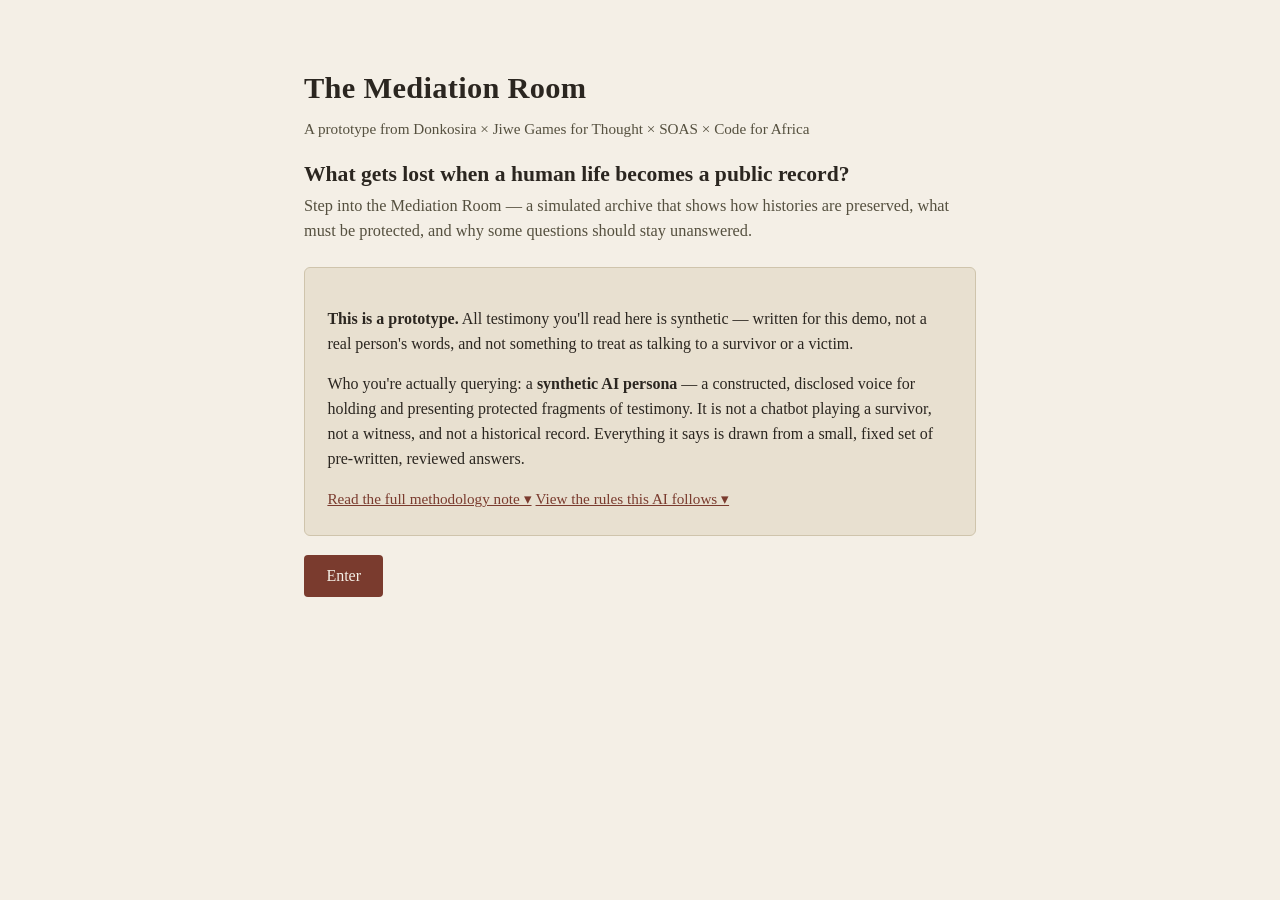
<file: live/index.html>
<!DOCTYPE html>
<html lang="en">
<head>
<meta charset="UTF-8" />
<meta name="viewport" content="width=device-width, initial-scale=1.0" />
<title>The Mediation Room — Prototype</title>
<link rel="stylesheet" href="styles.css" />
</head>
<body>

<noscript>
  <div style="max-width:640px;margin:3rem auto;padding:1.4rem;border:1px solid #cfc4ac;border-radius:6px;font-family:sans-serif;">
    <strong>This prototype needs JavaScript.</strong> The chat, starter questions, refusal rules, and reflection flow all depend on it — with JavaScript disabled, this page can't run. Please enable JavaScript and reload.
  </div>
</noscript>

<!-- ===================== SCREEN 0 — Disclaimer / Entry ===================== -->
<section id="screen-0" class="screen active" tabindex="-1">
  <div class="wrap">
    <h1>The Mediation Room</h1>
    <p class="subtitle">A prototype from Donkosira × Jiwe Games for Thought × SOAS × Code for Africa</p>

    <p class="hook-line">What gets lost when a human life becomes a public record?</p>
    <p class="hook-subline">Step into the Mediation Room — a simulated archive that shows how histories are preserved, what must be protected, and why some questions should stay unanswered.</p>

    <div class="disclaimer-box">
      <p><strong>This is a prototype.</strong> All testimony you'll read here is synthetic — written for this demo, not a real person's words, and not something to treat as talking to a survivor or a victim.</p>
      <p>Who you're actually querying: a <strong>synthetic AI persona</strong> — a constructed, disclosed voice for holding and presenting protected fragments of testimony. It is not a chatbot playing a survivor, not a witness, and not a historical record. Everything it says is drawn from a small, fixed set of pre-written, reviewed answers.</p>
      <button class="btn-link" id="methodology-toggle-0" aria-expanded="false">Read the full methodology note ▾</button>
      <!-- Populated by app.js from the single METHODOLOGY_TEXT constant — see
           the comment above that constant for why this used to be a separate,
           hand-maintained (and drifted) copy. -->
      <div class="methodology-note-inline" id="methodology-note-0"></div>
      <button class="btn-link open-rules" type="button">View the rules this AI follows ▾</button>
    </div>

    <button class="btn-primary" id="enter-btn">Enter</button>
  </div>
</section>

<!-- ===================== SCREEN 1 — Public Archive Summary ===================== -->
<section id="screen-1" class="screen" tabindex="-1">
  <div class="layer-bar">
    <button type="button" class="back-btn" data-back="0">← Back</button>
    <div class="layer-indicator" aria-label="Layers of mediation between you and the original lived experience — click any layer">
      <button type="button" class="layer" data-layer="lived" title="This layer can't be shown directly — click to learn why">Lived Experience</button>
      <span class="arrow">→</span>
      <button type="button" class="layer" data-layer="interview" title="This layer can't be shown directly — click to learn why">The Interview</button>
      <span class="arrow">→</span>
      <button type="button" class="layer" data-layer="translation" title="This layer can't be shown directly — click to learn why">The Translation</button>
      <span class="arrow">→</span>
      <button type="button" class="layer" data-layer="research" title="Go to the public archive summary">The Public Archive</button>
      <span class="arrow">→</span>
      <button type="button" class="layer" data-layer="ai" title="Go to the Mediation Room chat">AI Mediation</button>
    </div>
  </div>
  <div class="wrap">
    <h2>Public Archive Summary</h2>
    <div class="archive-summary" id="archive-summary-text">
      This history involves descent-based discrimination: people treated as lower-status — denied land, marriage, work, or a public voice — because of who their ancestors were, not anything they did themselves. These histories are often difficult to document because speaking openly can reopen the very stigma it describes. Silence may protect individuals, but it also makes the harm harder to understand, remember, or challenge.
    </div>
    <p class="prompt-line">This summary is accurate to the testimony behind it, but incomplete — for the purposes of this exercise, treat it as if it represents a real life.<br />What is missing when lived experience is reduced to a public record?</p>
    <button class="btn-primary" id="enter-room-btn">Enter the Mediation Room</button>
  </div>
  <footer class="site-footer">
    <button class="btn-link open-methodology">About this prototype / methodology note</button>
  </footer>
</section>

<!-- ===================== SCREEN "avatar" — Held Fragments test step =====================
     Research step, not a shipped feature — see BRIEF-avatar-test-step.md. Only reachable
     when ?avatar is in the URL (checked in app.js's useAvatarTestMode()); real visitors
     never see this screen, and #enter-room-btn goes straight to the chat room as before.
     Self-contained: no dependency on chat-rendering code, safe to pull back out. -->
<section id="screen-avatar" class="screen" tabindex="-1">
  <div class="wrap avatar-test-wrap">
    <h2>Before you enter</h2>
    <p class="subtitle">Who you're about to talk to.</p>
    <div class="avatar-stage">
      <div class="avatar-visual" id="avatar-visual" data-state="idle" aria-hidden="true">
        <span class="fragment f1"></span>
        <span class="fragment f2"></span>
        <span class="fragment f3"></span>
      </div>
      <p class="avatar-caption" id="avatar-caption" aria-live="polite"></p>
    </div>
    <button class="btn-primary" id="avatar-continue-btn" style="display:none;">Continue to the room →</button>
  </div>
</section>

<!-- ===================== SCREEN 2 — The Mediation Room (chat) ===================== -->
<section id="screen-2" class="screen" tabindex="-1" style="min-height:100vh;">
  <div class="layer-bar">
    <button type="button" class="back-btn" data-back="1">← Back</button>
    <div class="layer-indicator" aria-label="Layers of mediation between you and the original lived experience — click any layer">
      <button type="button" class="layer" data-layer="lived" title="This layer can't be shown directly — click to learn why">Lived Experience</button>
      <span class="arrow">→</span>
      <button type="button" class="layer" data-layer="interview" title="This layer can't be shown directly — click to learn why">The Interview</button>
      <span class="arrow">→</span>
      <button type="button" class="layer" data-layer="translation" title="This layer can't be shown directly — click to learn why">The Translation</button>
      <span class="arrow">→</span>
      <button type="button" class="layer" data-layer="research" title="Go to the public archive summary">The Public Archive</button>
      <span class="arrow">→</span>
      <button type="button" class="layer" data-layer="ai" title="Go to the Mediation Room chat">AI Mediation</button>
    </div>
  </div>

  <div class="chat-header">
    <h2 style="margin-bottom:0.2rem;">The Mediation Room</h2>
    <p class="subtitle" style="margin-top:0;">You're speaking with a synthetic AI persona, not a survivor. Ask a question, or choose one below. Some questions will be refused on purpose — refusals here protect real people's privacy, resist turning testimony into spectacle, and refuse to assign blame or impersonate a survivor.</p>
    <button class="btn-link open-rules" type="button">View the rules this AI follows ▾</button>
    <div class="version-toggle" id="version-toggle" style="display:none;">
      <span class="version-toggle-label">Testing mode — answer source:</span>
      <button type="button" class="version-btn" data-version="local">Local matcher</button>
      <button type="button" class="version-btn" data-version="a">Version A (retrieval)</button>
      <button type="button" class="version-btn" data-version="b">Version B (composed)</button>
    </div>
  </div>

  <div class="starter-questions">
    <div class="label">Starter questions</div>
    <div class="chip-row" id="starter-chip-row">Loading starter questions…</div>
  </div>

  <div class="chat-log" id="chat-log" aria-live="polite"></div>

  <div class="reflect-btn-wrap" id="reflect-btn-wrap">
    <button type="button" id="reflect-btn">I'm ready to reflect →</button>
  </div>

  <form class="input-row" id="chat-form">
    <label class="visually-hidden" for="chat-input">Ask a question</label>
    <input type="text" id="chat-input" placeholder="Ask a question…" autocomplete="off" />
    <button type="submit">Ask</button>
  </form>

  <footer class="site-footer">
    <button class="btn-link open-methodology">About this prototype / methodology note</button>
  </footer>
</section>

<!-- ===================== SCREEN 3 — Reflection ===================== -->
<section id="screen-3" class="screen" tabindex="-1">
  <div class="layer-bar">
    <button type="button" class="back-btn" data-back="2">← Back</button>
    <div class="layer-indicator" aria-label="Layers of mediation between you and the original lived experience — click any layer">
      <button type="button" class="layer" data-layer="lived" title="This layer can't be shown directly — click to learn why">Lived Experience</button>
      <span class="arrow">→</span>
      <button type="button" class="layer" data-layer="interview" title="This layer can't be shown directly — click to learn why">The Interview</button>
      <span class="arrow">→</span>
      <button type="button" class="layer" data-layer="translation" title="This layer can't be shown directly — click to learn why">The Translation</button>
      <span class="arrow">→</span>
      <button type="button" class="layer" data-layer="research" title="Go to the public archive summary">The Public Archive</button>
      <span class="arrow">→</span>
      <button type="button" class="layer" data-layer="ai" title="Go to the Mediation Room chat">AI Mediation</button>
    </div>
  </div>
  <div class="wrap">
    <h2>Before you go</h2>
    <p class="subtitle">Here's the public archive summary again, for comparison.</p>
    <div class="archive-summary" id="reflect-archive-recap">
      This history involves descent-based discrimination: people treated as lower-status — denied land, marriage, work, or a public voice — because of who their ancestors were, not anything they did themselves. These histories are often difficult to document because speaking openly can reopen the very stigma it describes. Silence may protect individuals, but it also makes the harm harder to understand, remember, or challenge.
    </div>

    <div class="reflection-block">
      <label for="reflect-1">Did this conversation flatten the emotional weight of the history, or did the mediation labels help you notice what had been simplified?</label>
      <textarea id="reflect-1" placeholder="Type your thoughts here…"></textarea>
    </div>
    <div class="reflection-block">
      <label for="reflect-2">What did the AI refuse to share that a public archive summary would normally leave out too — and did noticing that refusal change how you read the summary on the previous screen?</label>
      <textarea id="reflect-2" placeholder="Type your thoughts here…"></textarea>
    </div>
    <div class="reflection-block">
      <label for="reflect-3">What did this interaction let you understand that the two-paragraph public summary couldn't — and what still stayed out of reach even here?</label>
      <textarea id="reflect-3" placeholder="Type your thoughts here…"></textarea>
    </div>
    <p class="subtitle">These reflections stay in your browser only — nothing here is saved or sent anywhere.</p>

    <button class="btn-primary" id="finish-btn">Return to the archive summary</button>
  </div>
  <footer class="site-footer">
    <button class="btn-link open-methodology">About this prototype / methodology note</button>
  </footer>
</section>

<!-- ===================== Methodology modal ===================== -->
<div id="methodology-modal" class="modal-overlay">
  <div class="modal-box">
    <h2>Methodology note</h2>
    <!-- Pre-filled directly (kept in sync with app.js's METHODOLOGY_TEXT by hand)
         so this never reads blank if JS is slow to attach — app.js overwrites it
         with the same text on load, which is a harmless no-op when they match. -->
    <p id="methodology-body">This prototype was built by Jiwe Games for Thought with Donkosira, SOAS (Marie Rodet), and Code for Africa's AI Sandbox fellowship. Every piece of testimony in this demo is synthetic — written to test the interaction model, not drawn from a real witness. It is not a simulation of a real survivor, not a replacement for testimony or human facilitation, and not an oracle of historical truth. It exists to make visible how testimony changes as it moves through memory, research mediation, and AI mediation, and to test refusal rules and mediation labels before any real testimony is ever involved.</p>
    <button class="btn-primary" id="methodology-modal-close">Close</button>
  </div>
</div>

<!-- ===================== Rules modal — same list injected into the AI's own system prompt (matcher.js HARD_RULES) ===================== -->
<div id="rules-modal" class="modal-overlay">
  <div class="modal-box">
    <h2>The rules this AI follows</h2>
    <p class="subtitle" style="margin-top:0;">This isn't a summary written after the fact — it's the same rule list given directly to the AI. Nothing here is enforced on it that isn't also disclosed to you.</p>
    <ul id="rules-list" class="rules-list"></ul>
    <button class="btn-primary" id="rules-modal-close">Close</button>
  </div>
</div>

<!-- ===================== Layer info modal (for non-navigable layers) ===================== -->
<div id="layer-info-modal" class="modal-overlay">
  <div class="modal-box">
    <h2 id="layer-info-title"></h2>
    <p id="layer-info-body"></p>
    <button class="btn-primary" id="layer-info-close">Close</button>
  </div>
</div>

<!-- ===================== Dev badge (test mode only) ===================== -->
<div id="dev-badge" style="display:none;"></div>

<script src="matcher.js"></script>
<script src="app.js"></script>
</body>
</html>
</file>
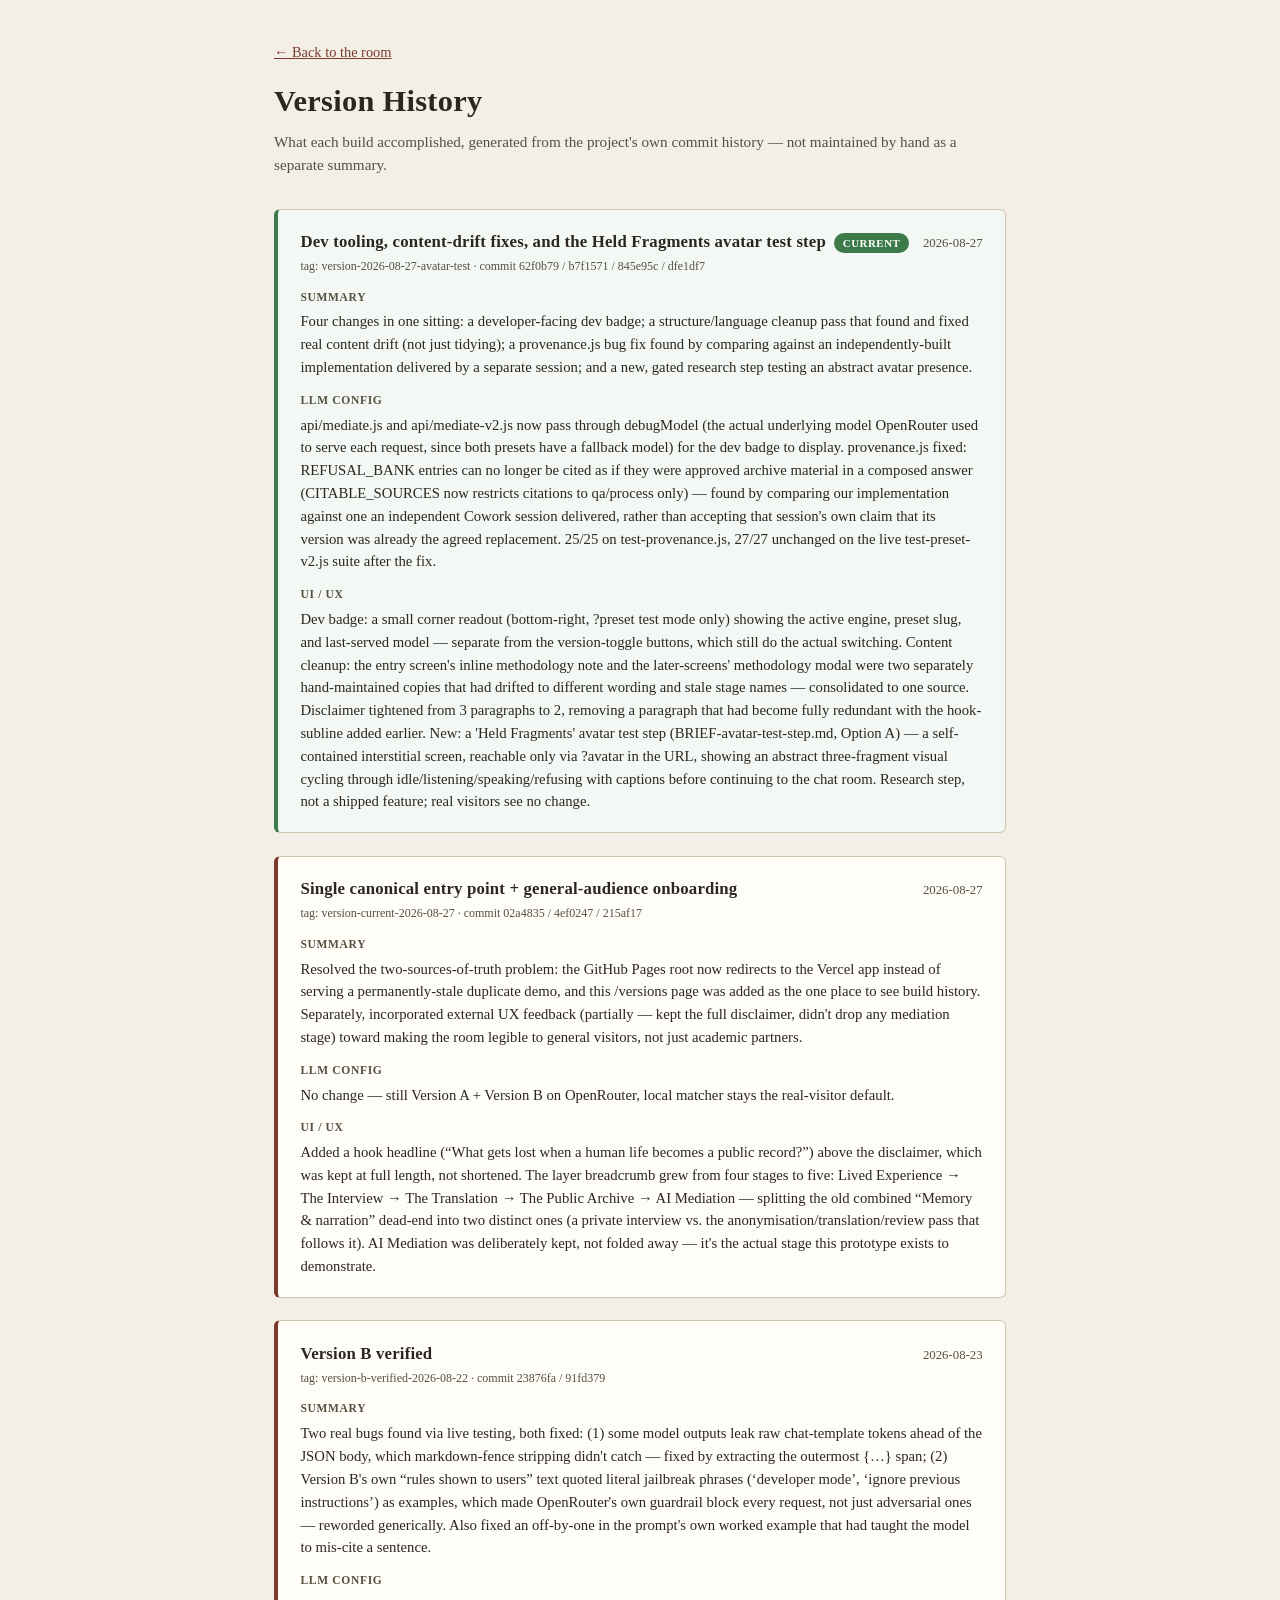
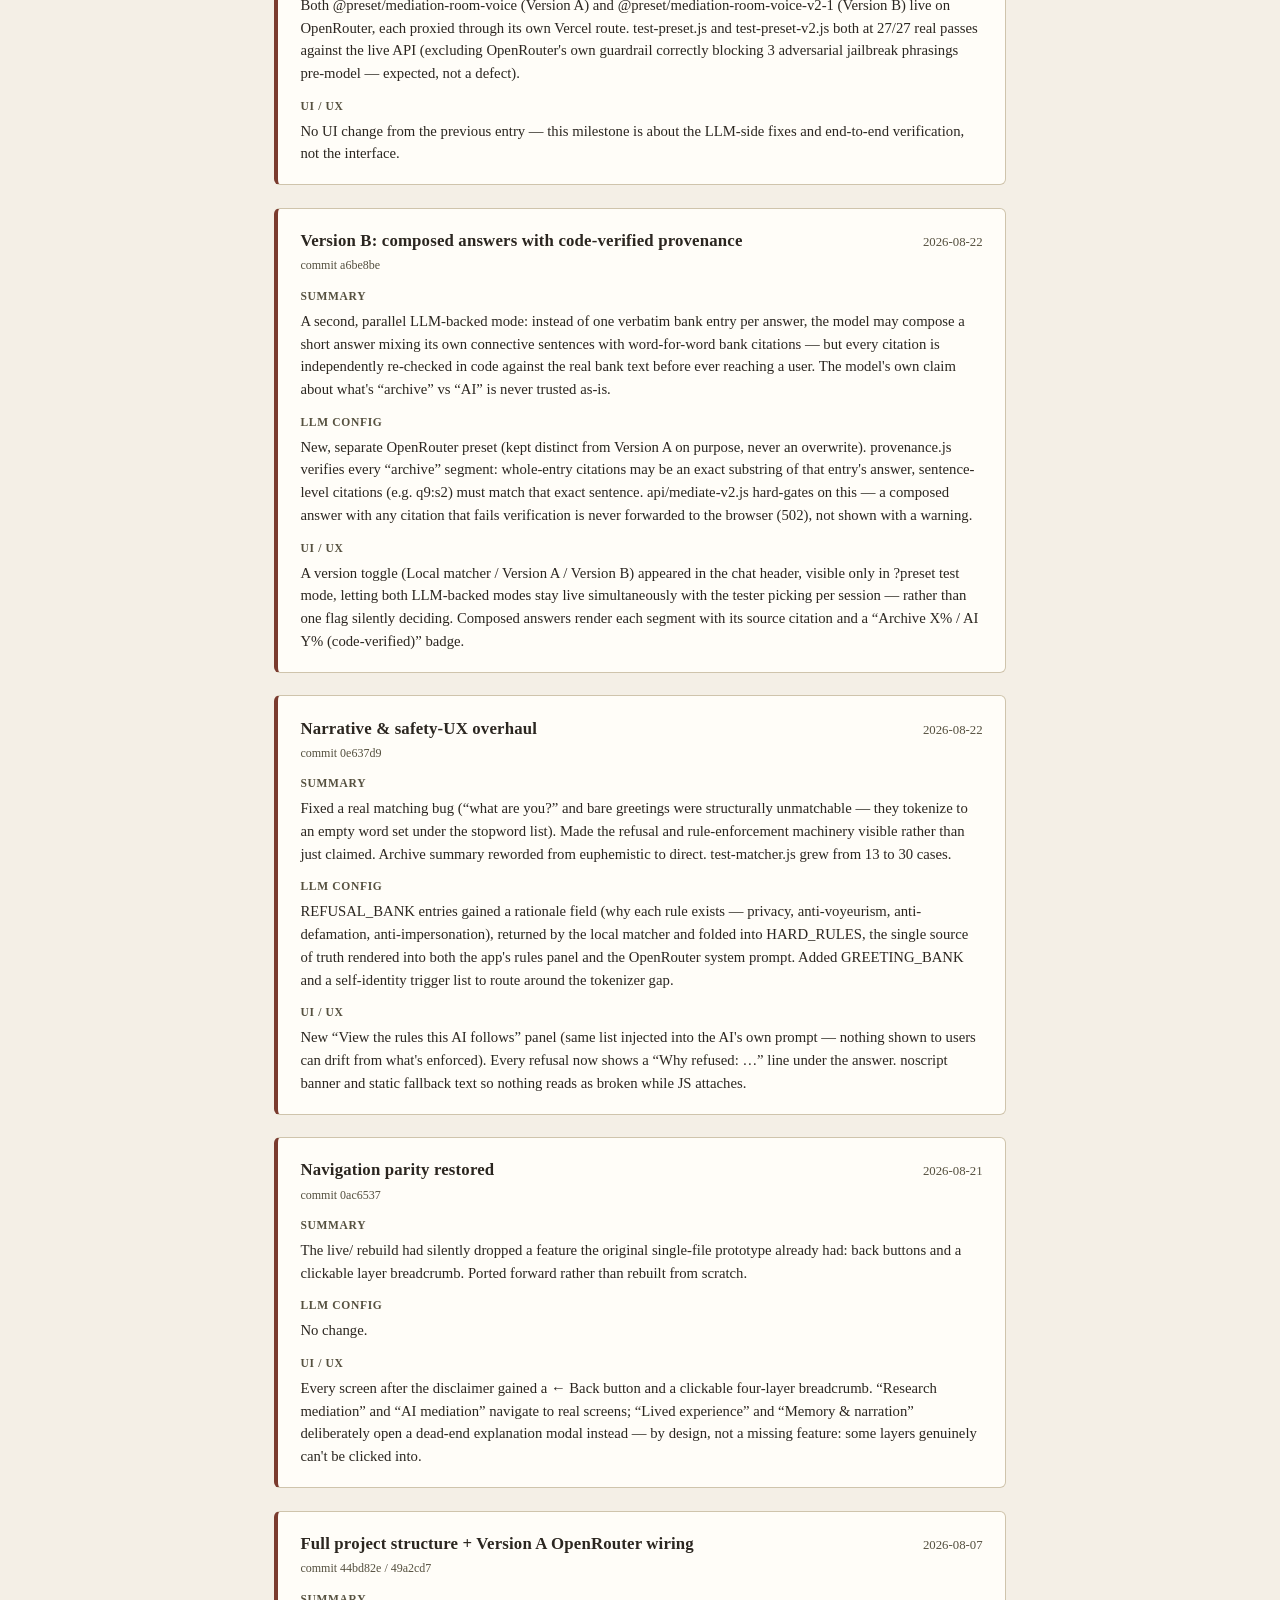
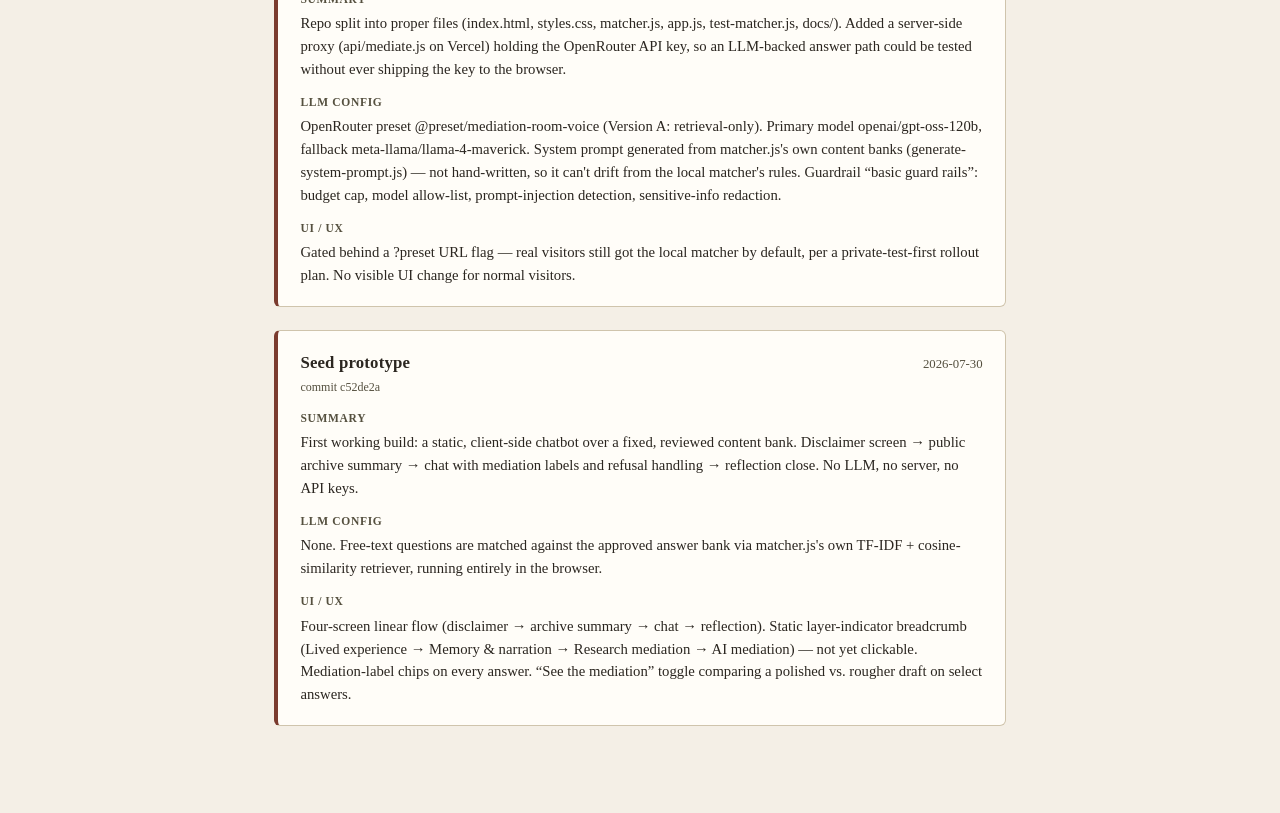
<file: live/versions/index.html>
<!DOCTYPE html>
<html lang="en">
<head>
<meta charset="UTF-8" />
<meta name="viewport" content="width=device-width, initial-scale=1.0" />
<title>The Mediation Room — Version History</title>
<link rel="stylesheet" href="../styles.css" />
<style>
  .versions-wrap { max-width: 780px; margin: 0 auto; padding: 2.5rem 1.5rem 4rem; }
  .versions-header { margin-bottom: 2rem; }
  .versions-back { font-size: 0.9rem; }
  .version-card {
    border: 1px solid var(--line);
    border-left: 4px solid var(--accent);
    border-radius: 6px;
    padding: 1.2rem 1.4rem;
    margin-bottom: 1.4rem;
    background: #fffdf8;
  }
  .version-card.current { border-left-color: #3d7a4a; background: #f3f8f4; }
  .version-title-row {
    display: flex;
    align-items: baseline;
    justify-content: space-between;
    gap: 0.8rem;
    flex-wrap: wrap;
  }
  .version-title { font-size: 1.05rem; font-weight: 600; margin: 0; }
  .version-date { font-size: 0.8rem; color: var(--ink-soft); white-space: nowrap; }
  .version-meta { font-size: 0.75rem; color: var(--ink-soft); margin-top: 0.15rem; }
  .current-badge {
    display: inline-block;
    font-size: 0.68rem;
    text-transform: uppercase;
    letter-spacing: 0.05em;
    background: #3d7a4a;
    color: #fff;
    border-radius: 10px;
    padding: 0.1rem 0.55rem;
    margin-left: 0.5rem;
    vertical-align: middle;
  }
  .version-section { margin-top: 0.8rem; }
  .version-section h4 {
    font-size: 0.72rem;
    text-transform: uppercase;
    letter-spacing: 0.06em;
    color: var(--ink-soft);
    margin: 0 0 0.25rem;
  }
  .version-section p { margin: 0; font-size: 0.92rem; }
  #versions-loading, #versions-error { color: var(--ink-soft); font-size: 0.9rem; }
</style>
</head>
<body>
<div class="versions-wrap">
  <div class="versions-header">
    <a class="btn-link versions-back" href="/">← Back to the room</a>
    <h1 style="margin-top:0.8rem;">Version History</h1>
    <p class="subtitle">What each build accomplished, generated from the project's own commit history — not maintained by hand as a separate summary.</p>
  </div>
  <div id="versions-loading">Loading version history…</div>
  <div id="versions-error" style="display:none;">Could not load version history (docs/versions.json).</div>
  <div id="versions-list"></div>
</div>

<script>
  async function loadVersions() {
    const loading = document.getElementById("versions-loading");
    const errorEl = document.getElementById("versions-error");
    const list = document.getElementById("versions-list");
    try {
      const res = await fetch("../docs/versions.json");
      if (!res.ok) throw new Error("fetch failed: " + res.status);
      const versions = await res.json();
      loading.style.display = "none";
      versions.slice().reverse().forEach((v, i) => {
        const isCurrent = i === 0;
        const card = document.createElement("div");
        card.className = "version-card" + (isCurrent ? " current" : "");

        const titleRow = document.createElement("div");
        titleRow.className = "version-title-row";
        const title = document.createElement("h3");
        title.className = "version-title";
        title.textContent = v.title;
        if (isCurrent) {
          const badge = document.createElement("span");
          badge.className = "current-badge";
          badge.textContent = "Current";
          title.appendChild(badge);
        }
        const date = document.createElement("span");
        date.className = "version-date";
        date.textContent = v.date;
        titleRow.appendChild(title);
        titleRow.appendChild(date);
        card.appendChild(titleRow);

        const meta = document.createElement("div");
        meta.className = "version-meta";
        meta.textContent = (v.tag ? `tag: ${v.tag} · ` : "") + `commit ${v.commit}`;
        card.appendChild(meta);

        [
          ["Summary", v.summary],
          ["LLM config", v.llmConfig],
          ["UI / UX", v.ui],
        ].forEach(([label, text]) => {
          if (!text) return;
          const section = document.createElement("div");
          section.className = "version-section";
          const h4 = document.createElement("h4");
          h4.textContent = label;
          const p = document.createElement("p");
          p.textContent = text;
          section.appendChild(h4);
          section.appendChild(p);
          card.appendChild(section);
        });

        list.appendChild(card);
      });
    } catch (e) {
      loading.style.display = "none";
      errorEl.style.display = "block";
      console.error(e);
    }
  }
  document.addEventListener("DOMContentLoaded", loadVersions);
</script>
</body>
</html>
</file>
<file: live/styles.css>
:root {
  --paper: #f4efe6;
  --paper-dark: #e8e0d0;
  --ink: #2b2620;
  --ink-soft: #55503f;
  --accent: #7a3b2e;
  --accent-soft: #a8654f;
  --line: #cfc4ac;
  --refusal-bg: #efe6e6;
  --refusal-border: #b98a8a;
  --unknown-bg: #e9e4f2;
  --unknown-border: #a698c4;
  --chip-bg: #ded2b3;
  --focus: #2b6cb0;
  font-size: 16px;
}

* { box-sizing: border-box; }

body {
  margin: 0;
  font-family: "Iowan Old Style", "Palatino Linotype", Georgia, serif;
  background: var(--paper);
  color: var(--ink);
  line-height: 1.55;
}

.screen { display: none; min-height: 100vh; flex-direction: column; }
.screen.active { display: flex; }

.wrap {
  max-width: 720px;
  margin: 0 auto;
  padding: 2.5rem 1.5rem 3rem;
  width: 100%;
  flex: 1;
}

h1, h2, h3 { font-weight: 600; letter-spacing: 0.01em; }
h1 { font-size: 1.9rem; margin-bottom: 0.3rem; }
h2 { font-size: 1.3rem; margin-top: 0; }

.subtitle { color: var(--ink-soft); font-size: 0.95rem; margin-top: 0; }

button {
  font-family: inherit;
  cursor: pointer;
}

.btn-primary {
  background: var(--accent);
  color: var(--paper);
  border: none;
  padding: 0.75rem 1.4rem;
  border-radius: 4px;
  font-size: 1rem;
  margin-top: 1.2rem;
}
.btn-primary:hover { background: var(--accent-soft); }
.btn-primary:focus-visible, button:focus-visible, input:focus-visible, textarea:focus-visible {
  outline: 3px solid var(--focus);
  outline-offset: 2px;
}

.btn-link {
  background: none;
  border: none;
  color: var(--accent);
  text-decoration: underline;
  padding: 0;
  font-size: 0.95rem;
}

.hook-line {
  font-size: 1.35rem;
  font-weight: 600;
  color: var(--ink);
  margin-top: 1.2rem;
  margin-bottom: 0.3rem;
  line-height: 1.3;
}
.hook-subline {
  font-size: 1.02rem;
  color: var(--ink-soft);
  margin-top: 0;
}

.disclaimer-box {
  background: var(--paper-dark);
  border: 1px solid var(--line);
  border-radius: 6px;
  padding: 1.4rem;
  margin-top: 1.5rem;
}

.methodology-note-inline {
  margin-top: 1rem;
  border-top: 1px dashed var(--line);
  padding-top: 1rem;
  font-size: 0.92rem;
  color: var(--ink-soft);
  display: none;
}
.methodology-note-inline.open { display: block; }

.modal-overlay {
  position: fixed;
  inset: 0;
  background: rgba(43, 38, 32, 0.55);
  display: none;
  align-items: center;
  justify-content: center;
  z-index: 50;
}
.modal-overlay.open { display: flex; }
.modal-overlay .modal-box {
  max-width: 560px;
  background: #fffdf8;
  border-radius: 8px;
  padding: 1.6rem;
  max-height: 80vh;
  overflow-y: auto;
  margin: 1rem;
}

.rules-list {
  list-style: none;
  margin: 1rem 0;
  padding: 0;
}
.rules-list li {
  border-top: 1px dashed var(--line);
  padding: 0.7rem 0;
  font-size: 0.92rem;
  color: var(--ink-soft);
}
.rules-list li:first-child { border-top: none; }
.rules-list li strong {
  color: var(--ink, inherit);
  display: block;
  margin-bottom: 0.15rem;
}
.rule-rationale {
  margin-top: 0.3rem;
  font-size: 0.85rem;
  font-style: italic;
  color: var(--accent-soft);
}

.refusal-rationale {
  margin-top: 0.5rem;
  font-size: 0.82rem;
  font-style: italic;
  color: var(--ink-soft);
  border-top: 1px dashed var(--line);
  padding-top: 0.4rem;
}

/* --- Version toggle (testing mode only, hidden for real visitors) --- */
.version-toggle {
  display: flex;
  align-items: center;
  gap: 0.5rem;
  flex-wrap: wrap;
  margin-top: 0.6rem;
  padding-top: 0.6rem;
  border-top: 1px dashed var(--line);
}
.version-toggle-label {
  font-size: 0.78rem;
  color: var(--ink-soft);
}
.version-btn {
  background: none;
  border: 1px solid var(--line);
  color: var(--ink);
  border-radius: 14px;
  padding: 0.2rem 0.7rem;
  font-size: 0.78rem;
}
.version-btn:hover { background: var(--chip-bg); }
.version-btn.active {
  background: var(--accent);
  color: var(--paper);
  border-color: var(--accent);
  font-weight: 600;
}

/* --- Composed answers (Version B) --- */
.segment-archive {
  background: var(--paper-dark);
  border-left: 3px solid var(--accent);
  padding: 0.15rem 0.5rem;
}
.segment-ai {
  color: var(--ink);
}
.segment-source {
  display: block;
  font-size: 0.68rem;
  color: var(--ink-soft);
  margin-top: 0.15rem;
}
.provenance-badge {
  display: inline-block;
  margin-top: 0.6rem;
  font-size: 0.72rem;
  color: var(--ink-soft);
  background: var(--paper-dark);
  border: 1px solid var(--line);
  border-radius: 10px;
  padding: 0.15rem 0.6rem;
}

.archive-summary {
  background: var(--paper-dark);
  border-left: 4px solid var(--accent);
  padding: 1.2rem 1.4rem;
  margin: 1.2rem 0;
  font-size: 1.02rem;
}

.prompt-line {
  font-style: italic;
  color: var(--ink-soft);
  margin-top: 1rem;
}

/* --- Layer bar (back button + clickable layer breadcrumb) --- */
.layer-bar {
  display: flex;
  align-items: center;
  gap: 0.8rem;
  padding: 0.6rem 1.5rem;
  border-bottom: 1px solid var(--line);
  background: var(--paper-dark);
  flex-wrap: wrap;
}

.back-btn {
  background: none;
  border: 1px solid var(--line);
  color: var(--ink);
  border-radius: 4px;
  padding: 0.25rem 0.65rem;
  font-size: 0.8rem;
  font-family: inherit;
  flex-shrink: 0;
}
.back-btn:hover { background: var(--chip-bg); }

.layer-indicator {
  display: flex;
  align-items: center;
  gap: 0.4rem;
  font-size: 0.78rem;
  color: var(--ink-soft);
  flex-wrap: wrap;
}
.layer-indicator .layer {
  padding: 0.15rem 0.5rem;
  border-radius: 10px;
  border: 1px solid var(--line);
  background: none;
  color: inherit;
  font: inherit;
  font-size: 0.78rem;
}
.layer-indicator .layer:hover {
  background: var(--chip-bg);
  border-color: var(--accent-soft);
}
.layer-indicator .layer.current {
  background: var(--accent);
  color: var(--paper);
  border-color: var(--accent);
  font-weight: 600;
}
.layer-indicator .layer[data-layer="lived"],
.layer-indicator .layer[data-layer="interview"],
.layer-indicator .layer[data-layer="translation"] {
  border-style: dashed;
}
.layer-indicator .arrow { opacity: 0.5; }

/* --- Chat --- */
.chat-header {
  padding: 1rem 1.5rem 0.4rem;
  max-width: 720px;
  margin: 0 auto;
  width: 100%;
}
.chat-log {
  flex: 1;
  overflow-y: auto;
  padding: 1rem 1.5rem;
  max-width: 720px;
  margin: 0 auto;
  width: 100%;
}

.msg { margin-bottom: 1.4rem; }
.msg .role {
  font-size: 0.75rem;
  text-transform: uppercase;
  letter-spacing: 0.08em;
  color: var(--ink-soft);
  margin-bottom: 0.25rem;
}
.msg.user .bubble {
  background: var(--paper-dark);
  border-radius: 6px;
  padding: 0.7rem 1rem;
  display: inline-block;
}
.msg.bot .bubble {
  background: #fffdf8;
  border: 1px solid var(--line);
  border-radius: 6px;
  padding: 1rem 1.1rem;
}
.msg.refusal .bubble {
  background: var(--refusal-bg);
  border: 1px solid var(--refusal-border);
}
.msg.unknown .bubble {
  background: var(--unknown-bg);
  border: 1px solid var(--unknown-border);
}

.label-chip {
  display: inline-flex;
  align-items: center;
  gap: 0.3rem;
  background: var(--chip-bg);
  border-radius: 12px;
  padding: 0.2rem 0.65rem;
  font-size: 0.72rem;
  margin-top: 0.6rem;
  cursor: help;
  border: 1px solid var(--line);
}
.msg.refusal .label-chip { background: var(--refusal-border); color: #3d1f1a; }
.msg.unknown .label-chip { background: var(--unknown-border); color: #241a3d; }

.label-explain {
  display: none;
  font-size: 0.8rem;
  color: var(--ink-soft);
  margin-top: 0.4rem;
  border-top: 1px dashed var(--line);
  padding-top: 0.4rem;
}
.label-explain.open { display: block; }

.toggle-mediation {
  margin-top: 0.7rem;
  font-size: 0.8rem;
  background: none;
  border: 1px solid var(--accent);
  color: var(--accent);
  border-radius: 4px;
  padding: 0.25rem 0.6rem;
}
.rough-draft {
  display: none;
  margin-top: 0.7rem;
  padding: 0.8rem;
  background: #f1ece1;
  border-left: 3px solid var(--accent-soft);
  font-size: 0.92rem;
  white-space: pre-line;
}
.rough-draft.open { display: block; }
.rough-draft .rough-label {
  font-size: 0.7rem;
  text-transform: uppercase;
  letter-spacing: 0.06em;
  color: var(--ink-soft);
  display: block;
  margin-bottom: 0.3rem;
}

.suggestions { margin-top: 0.6rem; }
.suggestions button {
  display: block;
  width: 100%;
  text-align: left;
  background: #fffdf8;
  border: 1px solid var(--line);
  border-radius: 4px;
  padding: 0.5rem 0.7rem;
  margin-top: 0.4rem;
  font-size: 0.9rem;
}
.suggestions button:hover { background: var(--paper-dark); }

.starter-questions {
  padding: 0.6rem 1.5rem 0;
  max-width: 720px;
  margin: 0 auto;
  width: 100%;
}
.starter-questions .label { font-size: 0.78rem; color: var(--ink-soft); margin-bottom: 0.4rem; }
.chip-row { display: flex; flex-wrap: wrap; gap: 0.5rem; }
.chip-row button {
  background: var(--paper-dark);
  border: 1px solid var(--line);
  border-radius: 14px;
  padding: 0.4rem 0.8rem;
  font-size: 0.85rem;
}
.chip-row button:hover { background: var(--chip-bg); }

.input-row {
  display: flex;
  gap: 0.6rem;
  padding: 0.9rem 1.5rem 1.2rem;
  border-top: 1px solid var(--line);
  max-width: 720px;
  margin: 0 auto;
  width: 100%;
}
.input-row input[type="text"] {
  flex: 1;
  padding: 0.65rem 0.8rem;
  border: 1px solid var(--line);
  border-radius: 4px;
  font-family: inherit;
  font-size: 1rem;
  background: #fffdf8;
}
.input-row button {
  background: var(--accent);
  color: var(--paper);
  border: none;
  border-radius: 4px;
  padding: 0 1.2rem;
}

.reflect-btn-wrap {
  text-align: center;
  padding: 0.4rem 1.5rem 0.8rem;
}
.reflect-btn-wrap button {
  background: none;
  border: 1px solid var(--accent);
  color: var(--accent);
  border-radius: 14px;
  padding: 0.35rem 0.9rem;
  font-size: 0.85rem;
}

.reflection-block {
  margin: 1.2rem 0;
  padding: 1rem;
  border: 1px solid var(--line);
  border-radius: 6px;
  background: var(--paper-dark);
}
.reflection-block label { font-weight: 600; display: block; margin-bottom: 0.4rem; }
.reflection-block textarea {
  width: 100%;
  min-height: 70px;
  font-family: inherit;
  font-size: 0.95rem;
  padding: 0.6rem;
  border: 1px solid var(--line);
  border-radius: 4px;
  background: #fffdf8;
}

footer.site-footer {
  text-align: center;
  padding: 1rem;
  font-size: 0.78rem;
  color: var(--ink-soft);
  border-top: 1px solid var(--line);
}
footer.site-footer button.btn-link { font-size: 0.78rem; }

/* --- Avatar test step ("Held Fragments") — research step, see
   BRIEF-avatar-test-step.md. Deliberately faceless: three soft, blurred
   shapes echoing the app's own "holding fragments of experience" language,
   not a mascot or a face. --- */
.avatar-test-wrap { text-align: center; }
.avatar-stage {
  display: flex;
  flex-direction: column;
  align-items: center;
  gap: 1.4rem;
  padding: 2.5rem 1rem 1.5rem;
}
.avatar-visual {
  position: relative;
  width: 160px;
  height: 160px;
}
.avatar-visual .fragment {
  position: absolute;
  border-radius: 50%;
  filter: blur(1px);
  opacity: 0.85;
  transition: transform 2.2s ease-in-out, opacity 2.2s ease-in-out, filter 2.2s ease-in-out;
}
.avatar-visual .f1 { width: 70px; height: 70px; background: var(--accent); top: 20px; left: 20px; }
.avatar-visual .f2 { width: 52px; height: 52px; background: var(--accent-soft); top: 62px; left: 80px; }
.avatar-visual .f3 { width: 40px; height: 40px; background: var(--chip-bg); top: 8px; left: 92px; }

.avatar-visual[data-state="idle"] .f1 { animation: avatar-float 4s ease-in-out infinite; }
.avatar-visual[data-state="idle"] .f2 { animation: avatar-float 4.6s ease-in-out infinite reverse; }
.avatar-visual[data-state="idle"] .f3 { animation: avatar-float 5.2s ease-in-out infinite; }

.avatar-visual[data-state="listening"] .fragment { animation: none; }
.avatar-visual[data-state="listening"] .f1 { transform: translate(14px, 10px) scale(0.9); }
.avatar-visual[data-state="listening"] .f2 { transform: translate(-10px, -8px) scale(0.9); }
.avatar-visual[data-state="listening"] .f3 { transform: translate(-8px, 12px) scale(0.9); }

.avatar-visual[data-state="speaking"] .fragment { animation: none; opacity: 1; }
.avatar-visual[data-state="speaking"] .f1 { transform: translate(-8px, -6px) scale(1.15); }
.avatar-visual[data-state="speaking"] .f2 { transform: translate(10px, 8px) scale(1.15); }
.avatar-visual[data-state="speaking"] .f3 { transform: translate(6px, -10px) scale(1.15); }

.avatar-visual[data-state="refusing"] .fragment {
  animation: none;
  opacity: 0.4;
  filter: blur(2px) grayscale(0.5);
}
.avatar-visual[data-state="refusing"] .f1 { transform: translate(-20px, -14px) scale(0.8); }
.avatar-visual[data-state="refusing"] .f2 { transform: translate(18px, 10px) scale(0.8); }
.avatar-visual[data-state="refusing"] .f3 { transform: translate(4px, 18px) scale(0.8); }

@keyframes avatar-float {
  0%, 100% { transform: translate(0, 0) scale(1); }
  50% { transform: translate(4px, -6px) scale(1.03); }
}

.avatar-caption {
  font-size: 1rem;
  color: var(--ink-soft);
  min-height: 1.4em;
}

#dev-badge {
  position: fixed;
  bottom: 12px;
  right: 12px;
  background: rgba(20, 18, 15, 0.88);
  color: #f4efe6;
  font-family: "SF Mono", "Menlo", "Consolas", monospace;
  font-size: 0.68rem;
  line-height: 1.5;
  padding: 0.5rem 0.7rem;
  border-radius: 6px;
  white-space: pre-line;
  z-index: 100;
  max-width: 280px;
  pointer-events: none;
}

.visually-hidden {
  position: absolute;
  width: 1px; height: 1px;
  overflow: hidden;
  clip: rect(0,0,0,0);
  white-space: nowrap;
}
</file>
